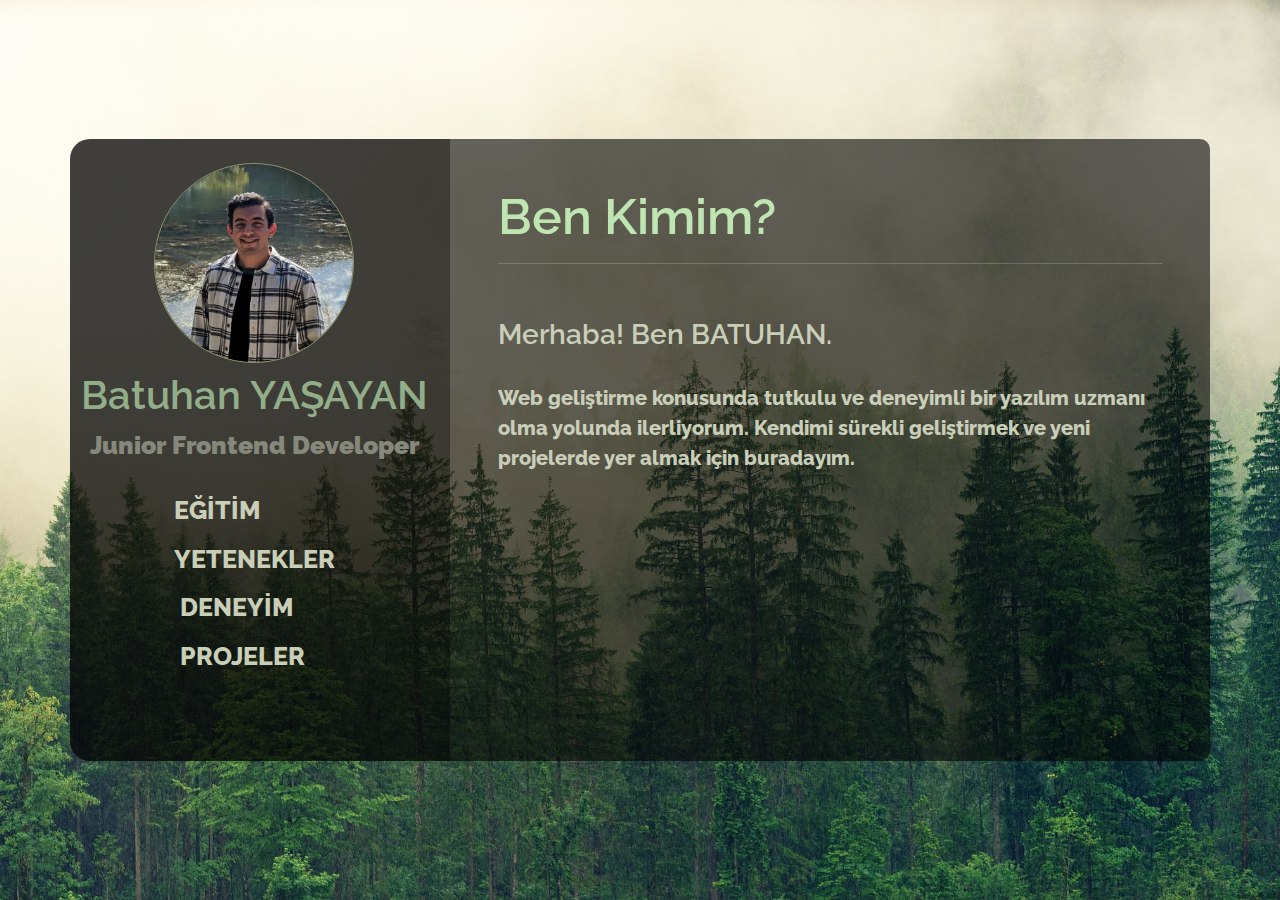
<file: index.html>
<!DOCTYPE html>
<html lang="en">

<head>
    <meta charset="UTF-8">
    <meta name="viewport" content="width=device-width, initial-scale=1.0">
    <link rel="stylesheet" href="https://cdnjs.cloudflare.com/ajax/libs/font-awesome/6.4.0/css/all.min.css"
        integrity="sha512-iecdLmaskl7CVkqkXNQ/ZH/XLlvWZOJyj7Yy7tcenmpD1ypASozpmT/E0iPtmFIB46ZmdtAc9eNBvH0H/ZpiBw=="
        crossorigin="anonymous" referrerpolicy="no-referrer" />
    <link rel="icon" href="img/Screenshot_2023-07-07-19-51-41-08_1c337646f29875672b5a61192b9010f9.png">
    <link rel="stylesheet" href="https://cdn.jsdelivr.net/npm/bootstrap@5.3.0/dist/css/bootstrap.min.css">
    <link rel="stylesheet" href="style.css">
    <title>Batuhan YAŞAYAN</title>
</head>

<body>
    <!-- container start -->
    <div class="container">
        <!-- row start -->
        <div class="row p-0">
            <!-- navbar start -->
            <div class="navbar-nav col-4 d-flex align-items-center">
                <!-- profile start -->
                <div class="profile text-center mt-2">
                    <a href="index.html">
                        <img src="img/Screenshot_2023-07-07-19-51-41-08_1c337646f29875672b5a61192b9010f9.png" alt="">
                        <h1 class="mt-2" style="color: rgb(146, 174, 137); font-weight: 600;">Batuhan YAŞAYAN</h1>
                        <p style="color: #85887b;"><strong>Junior Frontend Developer</strong></p>
                    </a>
                </div>
                <!-- profile end -->
                <!-- list start -->
                <div class="list">
                    <ul class="nav-list p-0">
                        <li>
                            <i class="fas fa-graduation-cap" style="color: #ffffff;"></i>
                            <a href="education.html">EĞİTİM</a>
                        </li>
                        <li>
                            <i class="fas fa-cogs" style="color: #ffffff;"></i>
                            <a href="skills.html">YETENEKLER</a>
                        </li>
                        <li>
                            <i class="fas fa-briefcase" style="color: #ffffff;"></i>
                            <a href="experience.html" style="margin-left: 6px;">DENEYİM</a>
                        </li>
                        <li>
                            <i class="fas fa-tasks" style="color: #ffffff;"></i>
                            <a href="projects.html" style="margin-left: 6px;">PROJELER</a>
                        </li>
                    </ul>
                </div>
                <!-- list end -->
                <!-- social start -->
                <div class="social mt-3">
                    <a href="https://github.com/batuhanyasayan" target="_blank"><i class="fa-brands fa-github fa-lg"
                            style="color: #ffffff;"></i></a>
                    <a href="https://www.linkedin.com/in/batuhanyasayan/" target="_blank"><i
                            class="fa-brands fa-linkedin fa-lg" style="color: #ffffff;"></i></a>
                    <a href="https://www.instagram.com/bthnyasayan/" target="_blank"><i
                            class="fa-brands fa-instagram fa-lg" style="color: #ffffff;"></i></a>
                    <a href="https://twitter.com/batuhanyasayan" target="_blank"><i class="fa-brands fa-twitter fa-lg"
                            style="color: #ffffff;"></i></a>
                </div>
                <!-- social end -->
            </div>
            <!-- navbar end -->
            <!-- content start -->
            <div class="content col-8 p-5">
                <h1 style="color: rgb(191, 230, 178); font-size: 50px; font-weight: 600;">Ben Kimim?
                    <hr>
                </h1>
                <br>
                <h3 style="color: #c9ceb9; font-weight: 600;">Merhaba! Ben BATUHAN.</h3>
                <p style="color: #c9ceb9; font-size: 20px; margin-top: 2rem;">
                    Web geliştirme konusunda tutkulu ve deneyimli bir yazılım uzmanı olma yolunda
                    ilerliyorum. Kendimi sürekli geliştirmek ve yeni projelerde yer almak için buradayım.
                </p>
            </div>
            <!-- content end -->
        </div>
        <!-- row end -->
    </div>
    <!-- container end -->


    <script src="https://cdn.jsdelivr.net/npm/@popperjs/core@2.11.8/dist/umd/popper.min.js"
        integrity="sha384-I7E8VVD/ismYTF4hNIPjVp/Zjvgyol6VFvRkX/vR+Vc4jQkC+hVqc2pM8ODewa9r"
        crossorigin="anonymous"></script>
    <script src="https://cdn.jsdelivr.net/npm/bootstrap@5.3.0/dist/js/bootstrap.min.js"
        integrity="sha384-fbbOQedDUMZZ5KreZpsbe1LCZPVmfTnH7ois6mU1QK+m14rQ1l2bGBq41eYeM/fS"
        crossorigin="anonymous"></script>
</body>

</html>
</file>
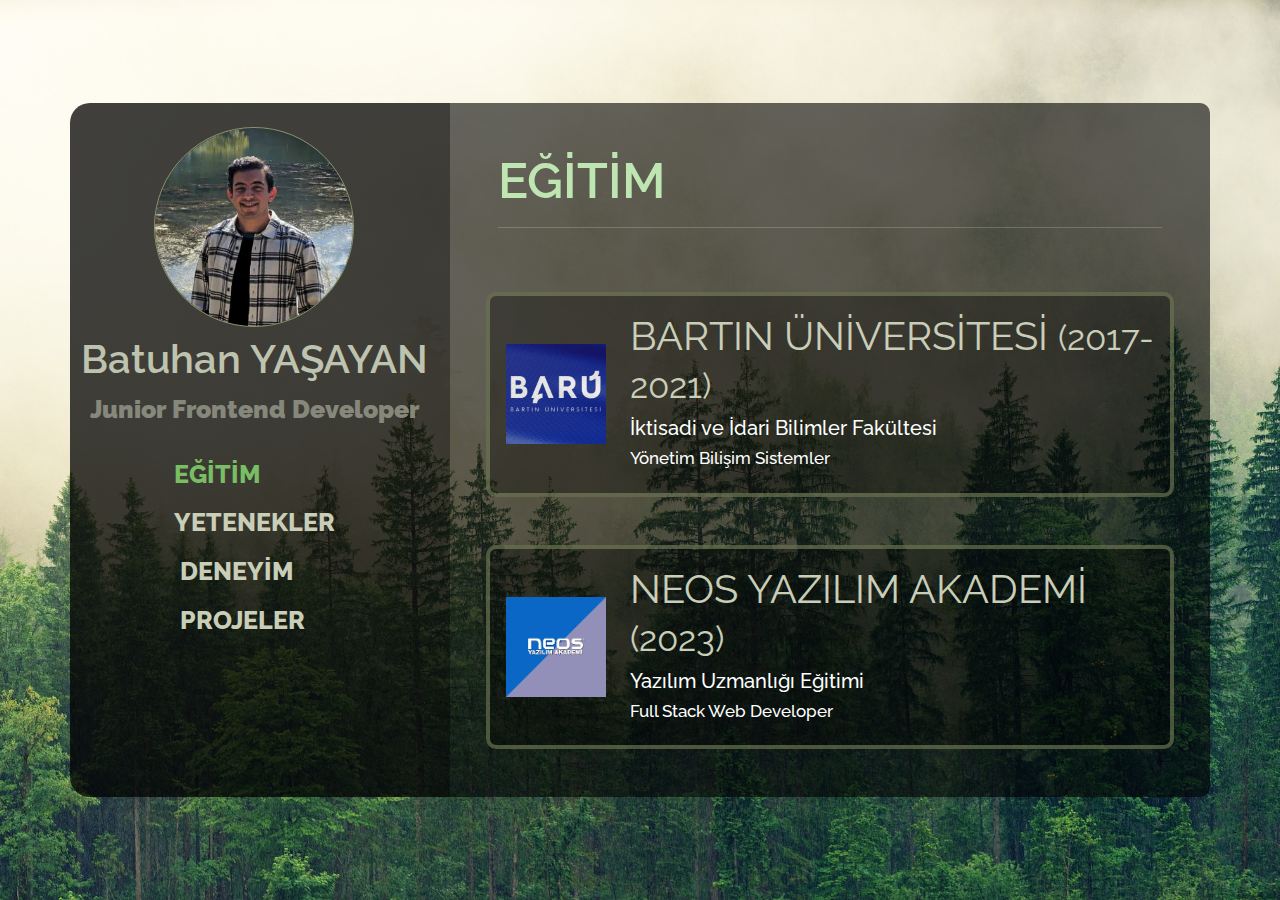
<file: education.html>
<!DOCTYPE html>
<html lang="en">

<head>
    <meta charset="UTF-8">
    <meta name="viewport" content="width=device-width, initial-scale=1.0">
    <link rel="stylesheet" href="https://cdnjs.cloudflare.com/ajax/libs/font-awesome/6.4.0/css/all.min.css"
        integrity="sha512-iecdLmaskl7CVkqkXNQ/ZH/XLlvWZOJyj7Yy7tcenmpD1ypASozpmT/E0iPtmFIB46ZmdtAc9eNBvH0H/ZpiBw=="
        crossorigin="anonymous" referrerpolicy="no-referrer" />
    <link rel="icon" href="img/Screenshot_2023-07-07-19-51-41-08_1c337646f29875672b5a61192b9010f9.png">
    <link rel="stylesheet" href="https://cdn.jsdelivr.net/npm/bootstrap@5.3.0/dist/css/bootstrap.min.css">
    <link rel="stylesheet" href="style.css">
    <title>Batuhan YAŞAYAN</title>
</head>

<body>


    <div class="container">
        <div class="row p-0">
            <div class="navbar-nav col-4 d-flex align-items-center">

                <div class="profile text-center mt-2">
                    <a href="index.html"><img src="img/Screenshot_2023-07-07-19-51-41-08_1c337646f29875672b5a61192b9010f9.png"
                            alt="">
                        <h1 class="mt-2" style="color: #bec3af; font-weight: 600;">Batuhan YAŞAYAN</h1>
                        <p style="color: #85887b;"><strong>Junior Frontend Developer</strong></p>
                    </a>
                </div>

                <div class="list">
                    <ul class="nav-list p-0">
                        <li>
                            <i class="fas fa-graduation-cap" style="color: #ffffff;"></i>
                            <a class="active" href="education.html">EĞİTİM</a>
                        </li>
                        <li>
                            <i class="fas fa-cogs" style="color: #ffffff;"></i>
                            <a href="skills.html">YETENEKLER</a>
                        </li>
                        <li>
                            <i class="fas fa-briefcase" style="color: #ffffff;"></i>
                            <a href="experience.html" style="margin-left: 6px;">DENEYİM</a>
                        </li>
                        <li>
                            <i class="fas fa-tasks" style="color: #ffffff;"></i>
                            <a href="projects.html" style="margin-left: 6px;">PROJELER</a>
                        </li>
                    </ul>
                </div>

                <div class="social mt-3">
                    <a href="https://github.com/batuhanyasayan" target="_blank"><i class="fa-brands fa-github fa-lg"
                            style="color: #ffffff;"></i></a>
                    <a href="https://www.linkedin.com/in/batuhanyasayan/" target="_blank"><i
                            class="fa-brands fa-linkedin fa-lg" style="color: #ffffff;"></i></a>
                    <a href="https://www.instagram.com/bthnyasayan/" target="_blank"><i
                            class="fa-brands fa-instagram fa-lg" style="color: #ffffff;"></i></a>
                    <a href="https://twitter.com/batuhanyasayan" target="_blank"><i class="fa-brands fa-twitter fa-lg"
                            style="color: #ffffff;"></i></a>
                </div>
            </div>


            <div class="content col-8 p-5">
                <h1 style="color: rgb(191, 230, 178); font-size: 50px; font-weight: 600;">EĞİTİM
                    <hr>
                </h1>
                <div class="box d-flex align-items-center">
                    <div class="row ">
                        <div class="university col-12 d-flex mt-5">
                            <div>
                            <img src="img/university.jpg" alt="" style="width: 100px; height: 100px;">
                        </div>
                            <div class="ms-4">
                                <h1 style="color: #c9ceb9; font-weight: 400;">BARTIN ÜNİVERSİTESİ <small>(2017-2021)</small></h1>
                                <h5 style="color: #ffffff; font-size: 20px;">İktisadi ve İdari Bilimler Fakültesi</h5>
                                <h6 style="color: #ffffff; font-size: 17px;">Yönetim Bilişim Sistemler</h6>
                            </div>
                            
                        </div>
                        <div class="academy col-12 d-flex mt-5">
                            <img src="img/academy.png" alt="" style="width: 100px; height: 100px;">
                            <div class="ms-4">
                                <h1 style="color: #c9ceb9; font-weight: 400;">NEOS YAZILIM AKADEMİ <small>(2023)</small></h1>
                                <h5 style="color: #ffffff; font-size: 20px;">Yazılım Uzmanlığı Eğitimi</h5>
                                <h6 style="color: #ffffff; font-size: 17px;">Full Stack Web Developer</h6>
                            </div>
                        
                        </div>
                    </div>
                </div>
            </div>
        </div>
    </div>

    <script src="https://cdn.jsdelivr.net/npm/@popperjs/core@2.11.8/dist/umd/popper.min.js"
        integrity="sha384-I7E8VVD/ismYTF4hNIPjVp/Zjvgyol6VFvRkX/vR+Vc4jQkC+hVqc2pM8ODewa9r"
        crossorigin="anonymous"></script>
    <script src="https://cdn.jsdelivr.net/npm/bootstrap@5.3.0/dist/js/bootstrap.min.js"
        integrity="sha384-fbbOQedDUMZZ5KreZpsbe1LCZPVmfTnH7ois6mU1QK+m14rQ1l2bGBq41eYeM/fS"
        crossorigin="anonymous"></script>
</body>

</html>
</file>
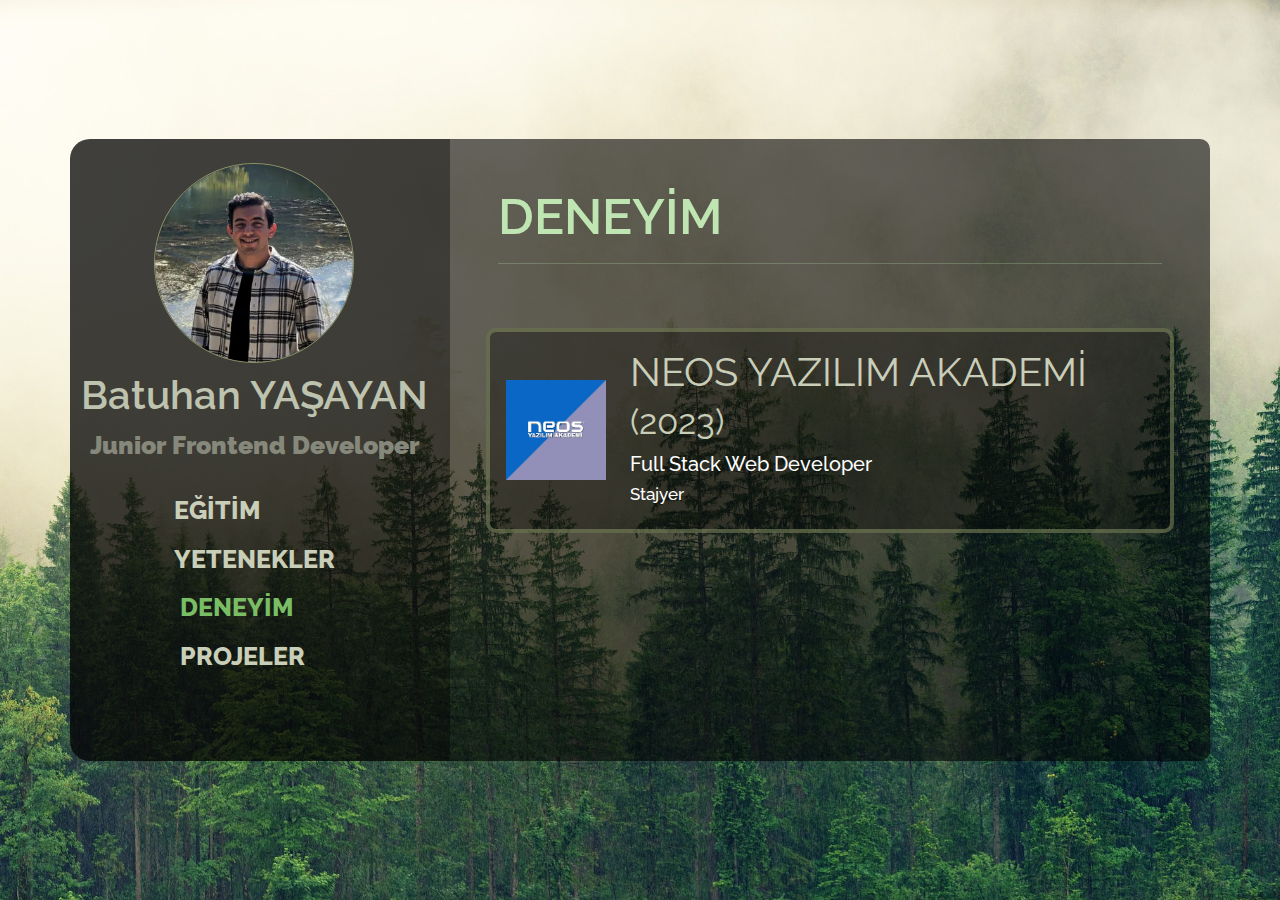
<file: experience.html>
<!DOCTYPE html>
<html lang="en">

<head>
    <meta charset="UTF-8">
    <meta name="viewport" content="width=device-width, initial-scale=1.0">
    <link rel="stylesheet" href="https://cdnjs.cloudflare.com/ajax/libs/font-awesome/6.4.0/css/all.min.css"
        integrity="sha512-iecdLmaskl7CVkqkXNQ/ZH/XLlvWZOJyj7Yy7tcenmpD1ypASozpmT/E0iPtmFIB46ZmdtAc9eNBvH0H/ZpiBw=="
        crossorigin="anonymous" referrerpolicy="no-referrer" />
    <link rel="icon" href="img/Screenshot_2023-07-07-19-51-41-08_1c337646f29875672b5a61192b9010f9.png">
    <link rel="stylesheet" href="https://cdn.jsdelivr.net/npm/bootstrap@5.3.0/dist/css/bootstrap.min.css">
    <link rel="stylesheet" href="style.css">
    <title>Batuhan YAŞAYAN</title>
</head>

<body>


    <div class="container">
        <div class="row p-0">
            <div class="navbar-nav col-4 d-flex align-items-center">

                <div class="profile text-center mt-2">
                    <a href="index.html"><img src="img/Screenshot_2023-07-07-19-51-41-08_1c337646f29875672b5a61192b9010f9.png"
                            alt="">
                        <h1 class="mt-2" style="color: #bec3af; font-weight: 600;">Batuhan YAŞAYAN</h1>
                        <p style="color: #85887b;"><strong>Junior Frontend Developer</strong></p>
                    </a>
                </div>

                <div class="list">
                    <ul class="nav-list p-0">
                        <li>
                            <i class="fas fa-graduation-cap" style="color: #ffffff;"></i>
                            <a href="education.html">EĞİTİM</a>
                        </li>
                        <li>
                            <i class="fas fa-cogs" style="color: #ffffff;"></i>
                            <a href="skills.html">YETENEKLER</a>
                        </li>
                        <li>
                            <i class="fas fa-briefcase" style="color: #ffffff;"></i>
                            <a class="active" href="experience.html" style="margin-left: 6px;">DENEYİM</a>
                        </li>
                        <li>
                            <i class="fas fa-tasks" style="color: #ffffff;"></i>
                            <a href="projects.html" style="margin-left: 6px;">PROJELER</a>
                        </li>
                    </ul>
                </div>

                <div class="social mt-3">
                    <a href="https://github.com/batuhanyasayan" target="_blank"><i class="fa-brands fa-github fa-lg"
                            style="color: #ffffff;"></i></a>
                    <a href="https://www.linkedin.com/in/batuhanyasayan/" target="_blank"><i
                            class="fa-brands fa-linkedin fa-lg" style="color: #ffffff;"></i></a>
                    <a href="https://www.instagram.com/bthnyasayan/" target="_blank"><i
                            class="fa-brands fa-instagram fa-lg" style="color: #ffffff;"></i></a>
                    <a href="https://twitter.com/batuhanyasayan" target="_blank"><i class="fa-brands fa-twitter fa-lg"
                            style="color: #ffffff;"></i></a>
                </div>
            </div>


            <div class="content col-8 p-5">
                <h1 style="color: rgb(191, 230, 178); font-size: 50px; font-weight: 600;">DENEYİM
                    <hr>
                </h1>
                <div class="box d-flex align-items-center">
                    <div class="row ">
                        
                        <div class="academy col-12 d-flex mt-5">
                            <img src="img/academy.png" alt="" style="width: 100px; height: 100px;">
                            <div class="ms-4">
                                <h1 style="color: #c9ceb9; font-weight: 400;">NEOS YAZILIM AKADEMİ <small>(2023)</small></h1>
                                <h5 style="color: #ffffff; font-size: 20px;">Full Stack Web Developer</h5>
                                <h6 style="color: #ffffff; font-size: 17px;">Stajyer</h6>
                            </div>
                        
                        </div>
                    </div>
                </div>
            </div>
        </div>
    </div>

    <script src="https://cdn.jsdelivr.net/npm/@popperjs/core@2.11.8/dist/umd/popper.min.js"
        integrity="sha384-I7E8VVD/ismYTF4hNIPjVp/Zjvgyol6VFvRkX/vR+Vc4jQkC+hVqc2pM8ODewa9r"
        crossorigin="anonymous"></script>
    <script src="https://cdn.jsdelivr.net/npm/bootstrap@5.3.0/dist/js/bootstrap.min.js"
        integrity="sha384-fbbOQedDUMZZ5KreZpsbe1LCZPVmfTnH7ois6mU1QK+m14rQ1l2bGBq41eYeM/fS"
        crossorigin="anonymous"></script>
</body>

</html>
</file>
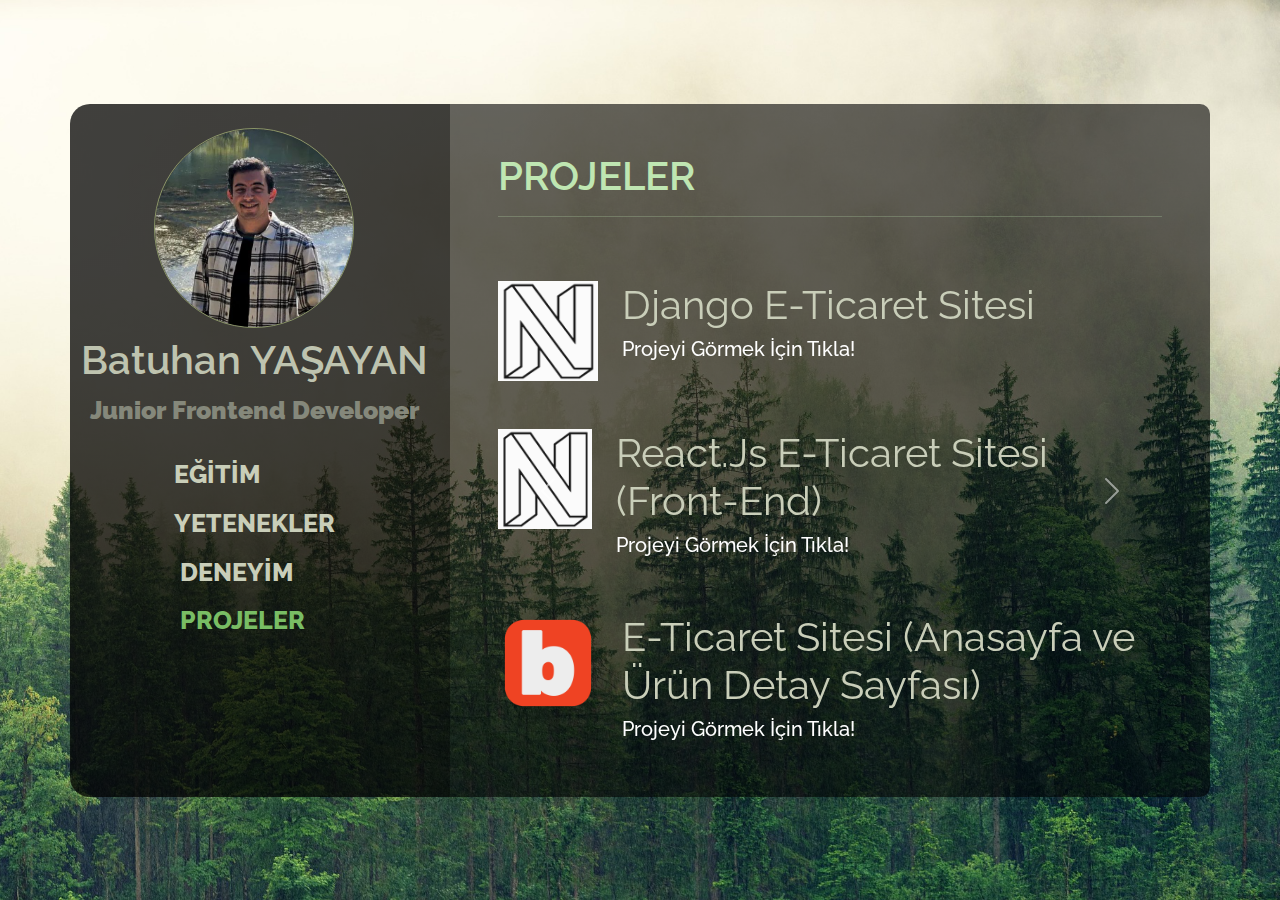
<file: projects.html>
<!DOCTYPE html>
<html lang="en">

<head>
    <meta charset="UTF-8">
    <meta name="viewport" content="width=device-width, initial-scale=1.0">
    <link rel="stylesheet" href="https://cdnjs.cloudflare.com/ajax/libs/font-awesome/6.4.0/css/all.min.css"
        integrity="sha512-iecdLmaskl7CVkqkXNQ/ZH/XLlvWZOJyj7Yy7tcenmpD1ypASozpmT/E0iPtmFIB46ZmdtAc9eNBvH0H/ZpiBw=="
        crossorigin="anonymous" referrerpolicy="no-referrer" />
    <link rel="icon" href="img/Screenshot_2023-07-07-19-51-41-08_1c337646f29875672b5a61192b9010f9.png">
    <link rel="stylesheet" href="https://cdn.jsdelivr.net/npm/bootstrap@5.3.0/dist/css/bootstrap.min.css">
    <link rel="stylesheet" href="style.css">
    <title>Batuhan YAŞAYAN</title>
</head>

<body>


    <div class="container">
        <div class="row p-0">
            <div class="navbar-nav col-4 d-flex align-items-center">

                <div class="profile text-center mt-2">
                    <a href="index.html"><img
                            src="img/Screenshot_2023-07-07-19-51-41-08_1c337646f29875672b5a61192b9010f9.png" alt="">
                        <h1 class="mt-2" style="color: #bec3af; font-weight: 600;">Batuhan YAŞAYAN</h1>
                        <p style="color: #85887b;"><strong>Junior Frontend Developer</strong></p>
                    </a>
                </div>

                <div class="list">
                    <ul class="nav-list p-0">
                        <li>
                            <i class="fas fa-graduation-cap" style="color: #ffffff;"></i>
                            <a href="education.html">EĞİTİM</a>
                        </li>
                        <li>
                            <i class="fas fa-cogs" style="color: #ffffff;"></i>
                            <a href="skills.html">YETENEKLER</a>
                        </li>
                        <li>
                            <i class="fas fa-briefcase" style="color: #ffffff;"></i>
                            <a href="experience.html" style="margin-left: 6px;">DENEYİM</a>
                        </li>
                        <li>
                            <i class="fas fa-tasks" style="color: #ffffff;"></i>
                            <a class="active" href="projects.html" style="margin-left: 6px;">PROJELER</a>
                        </li>
                    </ul>
                </div>

                <div class="social mt-3">
                    <a href="https://github.com/batuhanyasayan" target="_blank"><i class="fa-brands fa-github fa-lg"
                            style="color: #ffffff;"></i></a>
                    <a href="https://www.linkedin.com/in/batuhanyasayan/" target="_blank"><i
                            class="fa-brands fa-linkedin fa-lg" style="color: #ffffff;"></i></a>
                    <a href="https://www.instagram.com/bthnyasayan/" target="_blank"><i
                            class="fa-brands fa-instagram fa-lg" style="color: #ffffff;"></i></a>
                    <a href="https://twitter.com/batuhanyasayan" target="_blank"><i class="fa-brands fa-twitter fa-lg"
                            style="color: #ffffff;"></i></a>
                </div>
            </div>


            <div class="content col-8 p-5">
                <h1 style="color: rgb(191, 230, 178); font-size: 40px; font-weight: 600;">PROJELER
                    <hr>
                </h1>
                <div class="box d-flex align-items-center">
                    <div class="row">

                        <div id="carouselExample" class="carousel slide">
                            <div class="carousel-inner">
                                <div class="carousel-item active">

                                    <div class="project col-12 d-flex mt-5">
                                        <img src="img/logo-2.png" alt="" style="width: 100px; height: 100px;">
                                        <div class="ms-4">
                                            <h1 style="color: #c9ceb9; font-weight: 400;">Django E-Ticaret Sitesi</h1>
                                            <a href="https://github.com/batuhanyasayan/django-e-commerce" target="_blank">
                                                <h5 style="color: #ffffff; font-size: 20px;">Projeyi Görmek İçin Tıkla!
                                                </h5>
                                            </a>
                                        </div>
                                    </div>
                                    <div class="project col-12 d-flex mt-5">
                                        <img src="img/logo-2.png" alt=""
                                            style="width: 100px; height: 100px; background-color: darkblue;">
                                        <div class="ms-4">
                                            <h1 style="color: #c9ceb9; font-weight: 400;">React.Js E-Ticaret Sitesi (Front-End)
                                            </h1>
                                            <a href="https://github.com/batuhanyasayan/reactjs-e-commerce" target="_blank">
                                                <h5 style="color: #ffffff; font-size: 20px;">Projeyi Görmek İçin Tıkla!
                                                </h5>
                                            </a>
                                        </div>
                                    </div>
                                    <div class="project col-12 d-flex mt-5">
                                        <img src="img/logo.png" alt="" style="width: 100px; height: 100px;">
                                        <div class="ms-4">
                                            <h1 style="color: #c9ceb9; font-weight: 400;">E-Ticaret Sitesi (Anasayfa ve Ürün Detay Sayfası)</h1>
                                            <a href="https://github.com/batuhanyasayan/e-commerce-homepage" target="_blank">
                                                <h5 style="color: #ffffff; font-size: 20px;">Projeyi Görmek İçin Tıkla!
                                                </h5>
                                            </a>
                                        </div>
                                    </div>
                                </div>

                                <!-- Proje eklendikçe aşağıdaki kodlar aktif edilerek slider şeklinde yapılacak -->

                                <div class="carousel-item">
                                    <div class="project col-12 d-flex mt-5">
                                        <div>
                                            <img src="img/trendyol.png" alt="" style="width: 100px; height: 100px;">
                                        </div>
                                        <div class="ms-4">
                                            <h1 style="color: #c9ceb9; font-weight: 400;">Trendyol Navbar Clone</h1>
                                            <a href="https://github.com/batuhanyasayan/Trendyol-Navbar-Example"
                                                target="_blank">
                                                <h5 style="color: #ffffff; font-size: 20px;">Projeyi Görmek İçin Tıkla!
                                                </h5>
                                            </a>
                                        </div>

                                    </div>
                                
                                        <div class="project col-12 d-flex mt-5">
                                        <img src="img/Fenerbahçe_SK.png" alt=""
                                            style="width: 100px; height: 100px; background-color: darkblue;">
                                        <div class="ms-4">
                                            <h1 style="color: #c9ceb9; font-weight: 400;">Fenerbahçe SK Navbar Clone
                                            </h1>
                                            <a href="https://github.com/batuhanyasayan/Fenerbahce-SK-Navbar-Clone" target="_blank">
                                                <h5 style="color: #ffffff; font-size: 20px;">Projeyi Görmek İçin Tıkla!
                                                </h5>
                                            </a>
                                        </div>
                                </div>

                                    <div class="project col-12 d-flex mt-5">
                                        <img src="img/acer.jpg" alt="" style="width: 100px; height: 100px;">
                                        <div class="ms-4">
                                            <h1 style="color: #c9ceb9; font-weight: 400;">Acer Navbar Clone</h1>
                                            <a href="https://github.com/batuhanyasayan/Acer-Navbar-Clone" target="_blank">
                                                <h5 style="color: #ffffff; font-size: 20px;">Projeyi Görmek İçin Tıkla!
                                                </h5>
                                            </a>
                                        </div>
                                    </div>
                            </div>
                            <button class="carousel-control-prev" type="button" data-bs-target="#carouselExample"
                                data-bs-slide="prev">
                                <span class="carousel-control-prev-icon" aria-hidden="true"></span>
                                <span class="visually-hidden">Previous</span>
                            </button>
                            <button class="carousel-control-next" type="button" data-bs-target="#carouselExample"
                                data-bs-slide="next">
                                <span class="carousel-control-next-icon" aria-hidden="true"></span>
                                <span class="visually-hidden">Next</span>
                            </button>
                            </div>
                        </div>
                    </div>
                </div>
            </div>
        </div>
    </div>
        <script src="https://cdn.jsdelivr.net/npm/@popperjs/core@2.11.8/dist/umd/popper.min.js"
            integrity="sha384-I7E8VVD/ismYTF4hNIPjVp/Zjvgyol6VFvRkX/vR+Vc4jQkC+hVqc2pM8ODewa9r"
            crossorigin="anonymous"></script>
        <script src="https://cdn.jsdelivr.net/npm/bootstrap@5.3.0/dist/js/bootstrap.min.js"
            integrity="sha384-fbbOQedDUMZZ5KreZpsbe1LCZPVmfTnH7ois6mU1QK+m14rQ1l2bGBq41eYeM/fS"
            crossorigin="anonymous"></script>
</body>

</html>
</file>
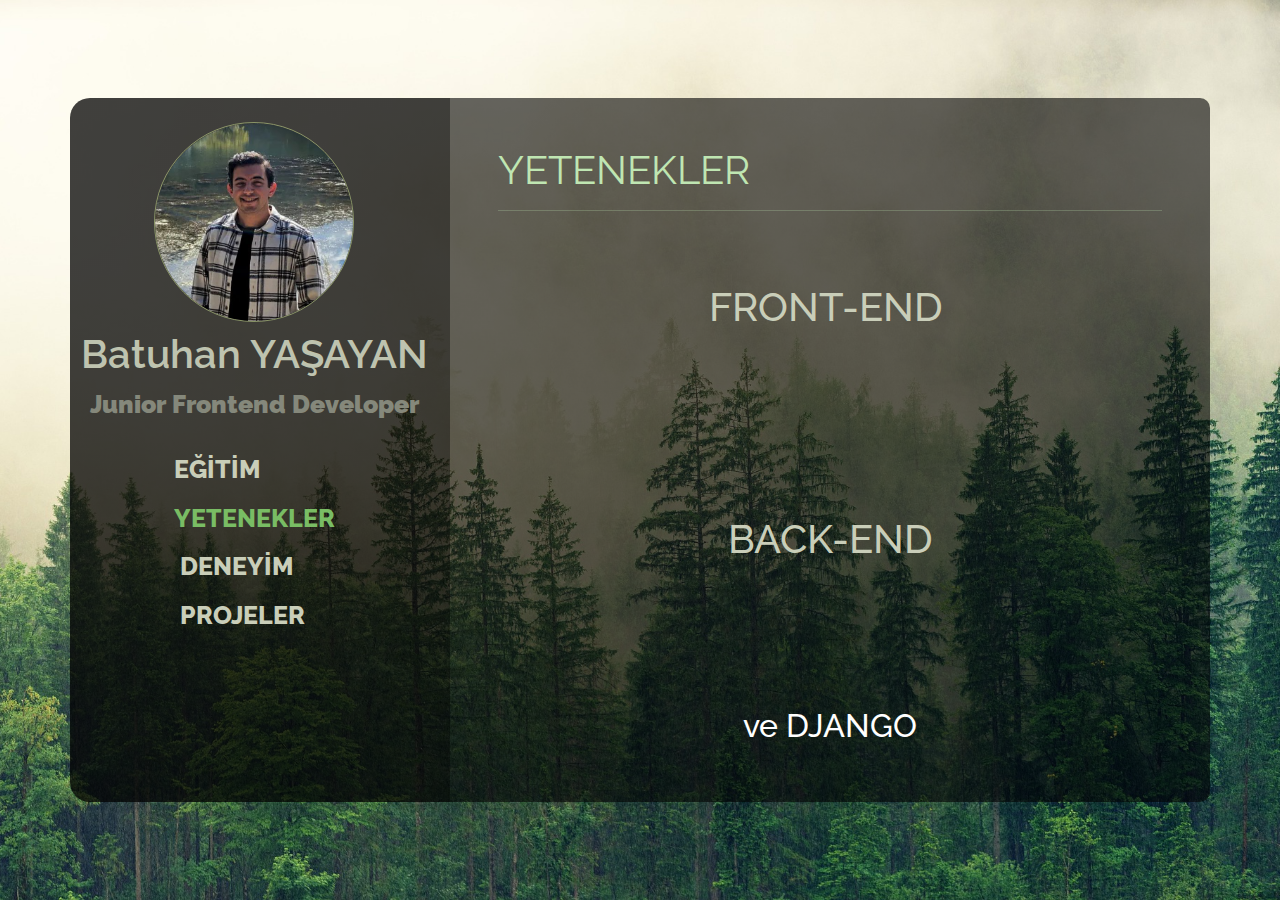
<file: skills.html>
<!DOCTYPE html>
<html lang="en">

<head>
    <meta charset="UTF-8">
    <meta name="viewport" content="width=device-width, initial-scale=1.0">
    <link rel="stylesheet" href="https://cdnjs.cloudflare.com/ajax/libs/font-awesome/6.4.0/css/all.min.css"
        integrity="sha512-iecdLmaskl7CVkqkXNQ/ZH/XLlvWZOJyj7Yy7tcenmpD1ypASozpmT/E0iPtmFIB46ZmdtAc9eNBvH0H/ZpiBw=="
        crossorigin="anonymous" referrerpolicy="no-referrer" />
    <link rel="icon" href="img/Screenshot_2023-07-07-19-51-41-08_1c337646f29875672b5a61192b9010f9.png">
    <link rel="stylesheet" href="https://cdn.jsdelivr.net/npm/bootstrap@5.3.0/dist/css/bootstrap.min.css">
    <link rel="stylesheet" href="style.css">
    <title>Batuhan YAŞAYAN</title>
</head>

<body>


    <div class="container">
        <div class="row p-0">
            <div class="navbar-nav col-4 d-flex align-items-center">

                <div class="profile text-center mt-2">
                    <a href="index.html"><img
                            src="img/Screenshot_2023-07-07-19-51-41-08_1c337646f29875672b5a61192b9010f9.png" alt="">
                        <h1 class="mt-2" style="color: #bec3af; font-weight: 600;">Batuhan YAŞAYAN</h1>
                        <p style="color: #85887b;"><strong>Junior Frontend Developer</strong></p>
                    </a>
                </div>

                <div class="list">
                    <ul class="nav-list p-0">
                        <li>
                            <i class="fas fa-graduation-cap" style="color: #ffffff;"></i>
                            <a href="education.html">EĞİTİM</a>
                        </li>
                        <li>
                            <i class="fas fa-cogs" style="color: #ffffff;"></i>
                            <a class="active" href="skills.html">YETENEKLER</a>
                        </li>
                        <li>
                            <i class="fas fa-briefcase" style="color: #ffffff;"></i>
                            <a href="experience.html" style="margin-left: 6px;">DENEYİM</a>
                        </li>
                        <li>
                            <i class="fas fa-tasks" style="color: #ffffff;"></i>
                            <a href="projects.html" style="margin-left: 6px;">PROJELER</a>
                        </li>
                    </ul>
                </div>

                <div class="social mt-3">
                    <a href="https://github.com/batuhanyasayan" target="_blank"><i class="fa-brands fa-github fa-lg"
                            style="color: #ffffff;"></i></a>
                    <a href="https://www.linkedin.com/in/batuhanyasayan/" target="_blank"><i
                            class="fa-brands fa-linkedin fa-lg" style="color: #ffffff;"></i></a>
                    <a href="https://www.instagram.com/bthnyasayan/" target="_blank"><i
                            class="fa-brands fa-instagram fa-lg" style="color: #ffffff;"></i></a>
                    <a href="https://twitter.com/batuhanyasayan" target="_blank"><i class="fa-brands fa-twitter fa-lg"
                            style="color: #ffffff;"></i></a>
                </div>
            </div>


            <div class="content col-8 p-5">
                <h1 style="color: rgb(191, 230, 178); font-size: 40px; font-weight: 400;">YETENEKLER
                    <hr>
                </h1>
                <div class="box d-flex align-items-center">
                    <div class="row">
                        <div class="front-end col-12 mt-5">
                            <h1 style="color: #c9ceb9;">FRONT-END</h1>
                            <div class="skills">
                                <i class="fa-brands fa-html5 fa-2xl" style="color: rgb(255, 255, 255);"></i>
                                <i class="fa-brands fa-css3-alt fa-2xl" style="color: rgb(255, 255, 255);"></i>
                                <i class="fa-brands fa-bootstrap fa-2xl" style="color: rgb(255, 255, 255);"></i>
                                <i class="fa-brands fa-js fa-2xl" style="color: rgb(255, 255, 255)"></i>
                                <i class="fa-brands fa-react fa-2xl" style="color: rgb(255, 255, 255)"></i>
                            </div>
                           
                        </div>
                        <div class="back-end col-12 mt-5 text-white text-center">
                            <h1 style="color: #c9ceb9;">BACK-END</h1>
                            <div class="skills">
                                <i class="fa-brands fa-python fa-2xl" style="color: rgb(255, 255, 255)"></i>
                                <h2 class="mt-3">ve DJANGO</h2>
                            </div>
                        </div>
                    </div>
                </div>
            </div>
        </div>


        <script src="https://cdn.jsdelivr.net/npm/@popperjs/core@2.11.8/dist/umd/popper.min.js"
            integrity="sha384-I7E8VVD/ismYTF4hNIPjVp/Zjvgyol6VFvRkX/vR+Vc4jQkC+hVqc2pM8ODewa9r"
            crossorigin="anonymous"></script>
        <script src="https://cdn.jsdelivr.net/npm/bootstrap@5.3.0/dist/js/bootstrap.min.js"
            integrity="sha384-fbbOQedDUMZZ5KreZpsbe1LCZPVmfTnH7ois6mU1QK+m14rQ1l2bGBq41eYeM/fS"
            crossorigin="anonymous"></script>
</body>

</html>
</file>
<file: style.css>
@import url('https://fonts.googleapis.com/css2?family=Raleway:wght@400;600&display=swap');

* {
    margin: 0;
    padding: 0;
    box-sizing: border-box;
}

body {
    background-image: url(img/background.jpg);
    background-position: center;
    background-size: cover;
    background-repeat: no-repeat;
    height: 100vh;
    font-size: 25px;
    font-weight: 800;
    font-family: 'Raleway', sans-serif;
    display: flex;
    align-items: center;
}

.navbar-nav {
    padding-top: 1rem;
    padding-bottom: 1rem;
    background: rgb(0, 0, 0);
    background: radial-gradient(circle, rgba(0, 0, 0, 0.75) 0%, rgba(0, 0, 0, 0.75) 100%);
    border-radius: 20px 0 0 20px;
}

.list ul li {
    list-style: none;
    margin-top: 0.7rem;
}

.list a {
    color: #c9ceb9;
}

a {
    text-decoration: none;
}

.profile {
    flex-direction: column;
}

.profile img {
    width: 200px;
    height: 200px;
    border: 1px solid #8b9668;
    border-radius: 50%;
}

.social i {
    margin-left: 0.7rem;
    margin-right: 0.7rem;
}

.content {
    background: rgb(0, 0, 0);
    background: radial-gradient(circle, rgba(0, 0, 0, 0.6) 0%, rgba(0, 0, 0, 0.6) 100%);
    border-radius: 0 10px 10px 0;
}

a.active {
    color: rgb(121, 189, 100);
}



.university {
    padding: 1rem;
    display: flex;
    align-items: center;
    background: rgb(0, 0, 0);
    background: radial-gradient(circle, rgba(0, 0, 0, 0.35) 0%, rgba(0, 0, 0, 0.35) 100%);
    border-radius: 10px;
    border: 4px solid #8b966885;
}

.academy {
    padding: 1rem;
    display: flex;
    align-items: center;
    background: rgb(0, 0, 0);
    background: radial-gradient(circle, rgba(0, 0, 0, 0.35) 0%, rgba(0, 0, 0, 0.35) 100%);
    border-radius: 10px;
    border: 4px solid #8b966885;
}

.front-end{
    padding: 0.5rem 0.5rem 0.5rem 0;
    /* background: rgb(255,255,255);
    background: radial-gradient(circle, rgba(255,255,255,0.30) 0%, rgba(255,255,255,0.78) 100%); */
    color: white;
    text-align: center;
}
 .skills i{
    font-size: 80px;
    margin-left: 1rem;
    margin-top: 3rem;
 }

/** hover effects **/

.social i:hover {
    color: rgb(121, 189, 100) !important;
}

li a:hover {
    color: rgb(121, 189, 100) !important;
}

/** education page **/

.box {
    display: flex;
    justify-content: center;
    align-items: center;
}

/** responsive **/

@media screen and (max-width: 768px) {
    body {
        height: 100%;
    }

    .navbar-nav {
        width: 100%;
        border-radius: 0;
    }

    .content {
        width: 100%;
        border-radius: 0;
    }

    .content p {
        font-size: 10px;
    }

    .social i {
        font-size: 40px;
        font-weight: normal;
    }
    .skills i{
        font-size: 70px;
     }

}
</file>
